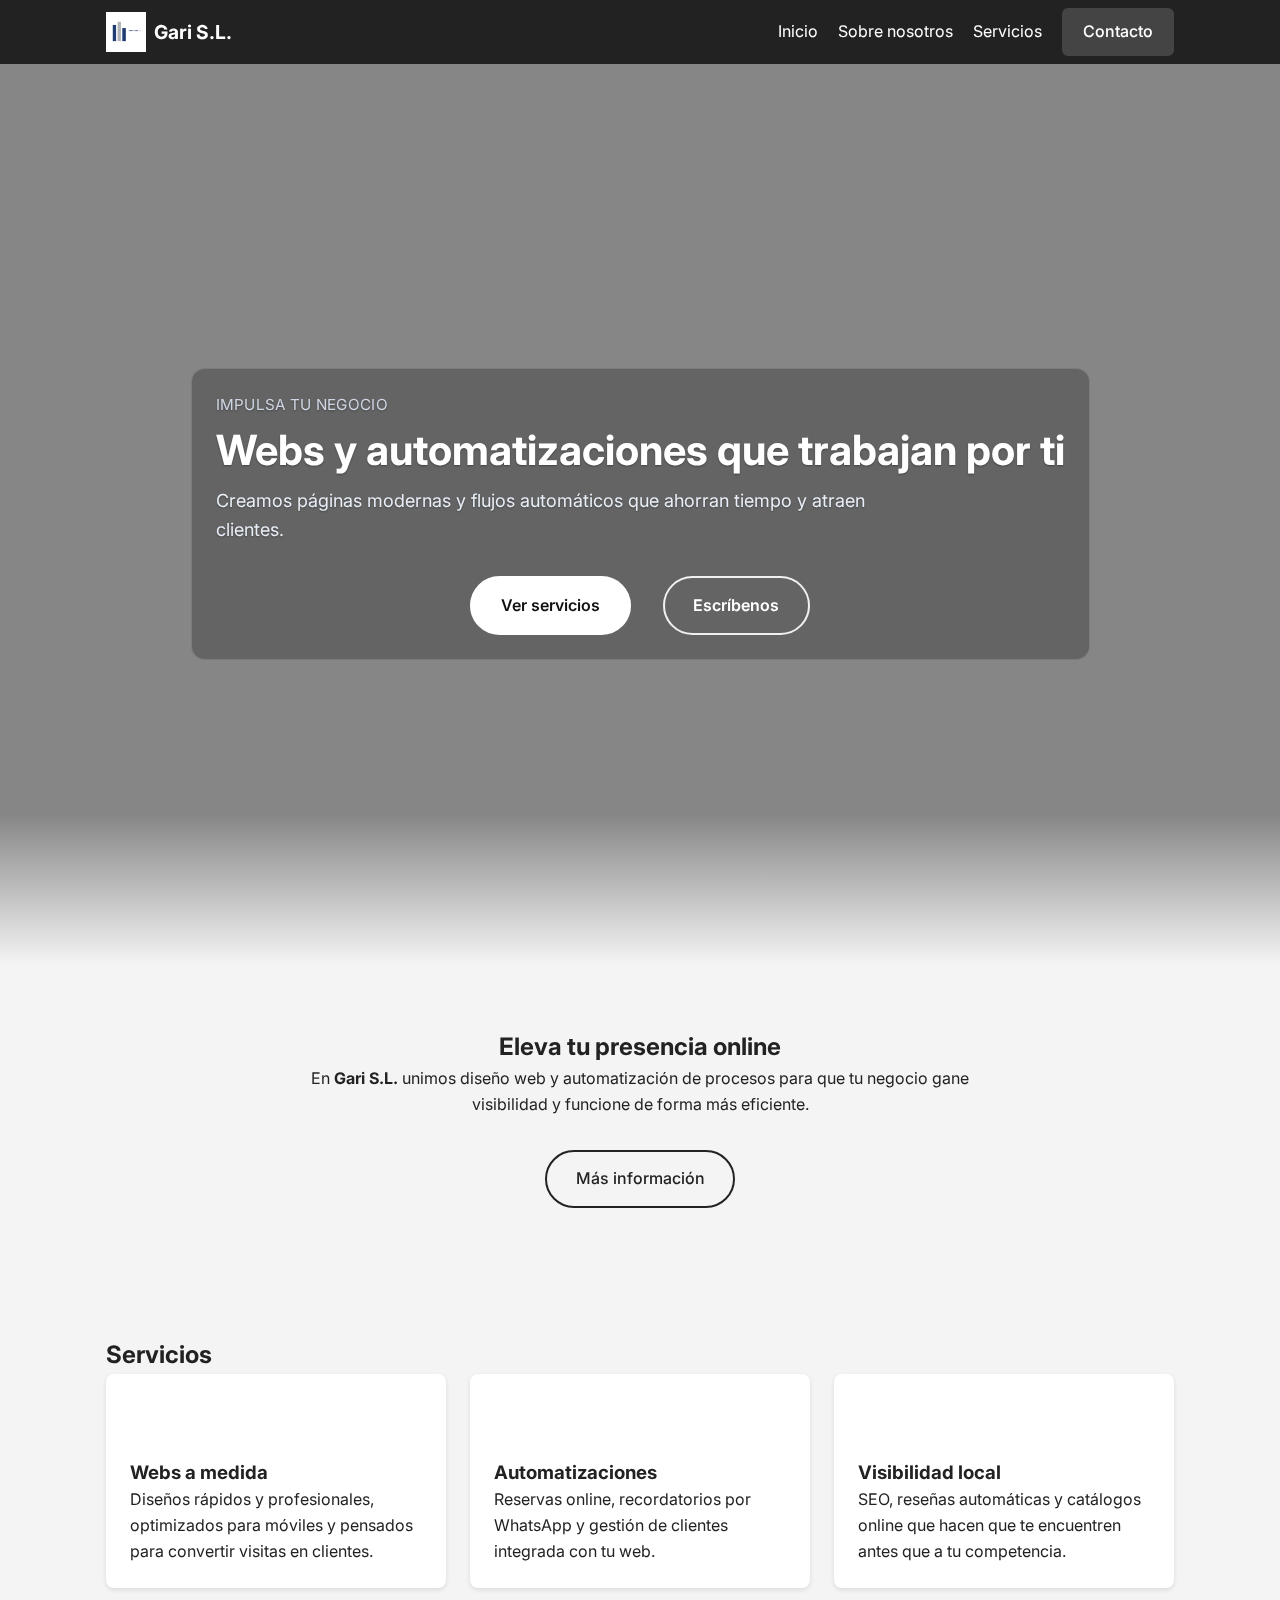
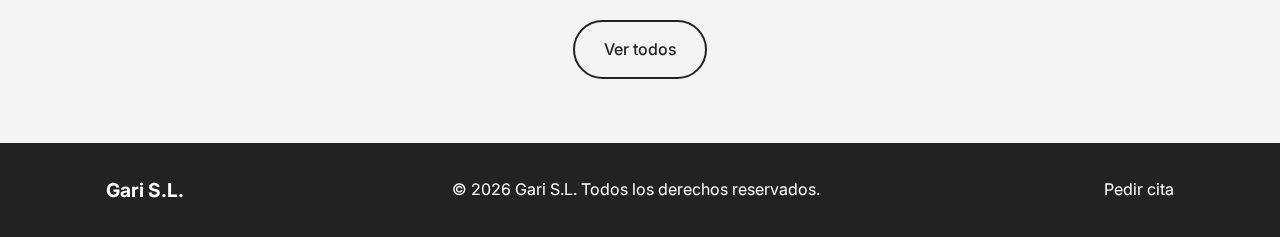
<file: index.html>
<!doctype html>
<html lang="es">
<head>
    <!-- Google tag (gtag.js) -->
    <script async src="https://www.googletagmanager.com/gtag/js?id=G-KCQPRNX3FB"></script>
    <script>
      window.dataLayer = window.dataLayer || [];
      function gtag(){dataLayer.push(arguments);}
      gtag('js', new Date());
    
      gtag('config', 'G-02DV38XMTW');
    </script>
  <meta charset="utf-8" />
  <meta name="viewport" content="width=device-width, initial-scale=1" />
  <title>Diseño de Páginas Web Económicas y Profesionales · Gari S.L.</title>
  <meta name="description" content="Creamos páginas web modernas, rápidas y adaptadas a móvil. Hosting y dominio gratis el primer año. Presencia online desde solo 50€. ¡Solicita tu web hoy!" />
  
  <!-- Open Graph -->
  <meta property="og:title" content="Diseño de Páginas Web Económicas y Profesionales · Gari S.L.">
  <meta property="og:description" content="Webs rápidas y atractivas con hosting y dominio incluidos. Presencia online desde 50€. Contacta ahora y da el salto digital con Gari S.L.">
  <meta property="og:image" content="https://grupogari.es/assets/logo.png">
  <meta property="og:url" content="https://grupogari.es/index.html">
  <meta property="og:type" content="website">



  <link href="https://fonts.googleapis.com/css2?family=Inter:wght@400;500;600;700&display=swap" rel="stylesheet">
  <link rel="stylesheet" href="styles.css" />
</head>
<body>



  <!-- Header -->
  <header class="site-header">
    <div class="container nav">
      <a href="index.html" class="brand">
        <img src="assets/logo.png" alt="Logo Gari S.L." class="brand-logo">
        <span class="brand-text">Gari S.L.</span>
      </a>

      <nav class="nav-links">
        <a href="index.html">Inicio</a>
        <a href="about.html">Sobre nosotros</a>
        <a href="services.html">Servicios</a>
        <a href="contact.html" class="btn btn--primary">Contacto</a>
      </nav>

      <button class="hamburger" id="hamburger">☰</button>
      <aside class="sidebar" id="sidebar">
          <a href="javascript:void(0)" class="closebtn" id="closeSidebar">&times;</a>
          <a href="index.html">Inicio</a>
          <a href="about.html">Sobre Nosotros</a>
          <a href="services.html">Servicios</a>
          <a href="contact.html">Contacto</a>
      </aside>





    </div>
  </header>

  <main>
    <!-- Hero -->
    <section class="hero">
  <div class="container hero__grid">
    <div class="hero__text reveal">
      <p class="eyebrow">Impulsa tu negocio</p>
      <h1>Webs y automatizaciones que trabajan por ti</h1>
      <p class="lead">
        Creamos páginas modernas y flujos automáticos que ahorran tiempo y atraen clientes.
      </p>
      <div class="cta-row">
        <a class="btn btn--primary" href="services.html">Ver servicios</a>
        <a class="btn btn--ghost" href="contact.html">Escríbenos</a>
      </div>
    </div>
  </div>
</section>


    <!-- About (resumen con botón) -->
    <section class="section">
      <div class="container narrow center">
        <h2>Eleva tu presencia online</h2>
        <p class="muted">
          En <strong>Gari S.L.</strong> unimos diseño web y automatización de procesos para que tu negocio gane visibilidad y funcione de forma más eficiente.
        </p>
        <div class = "center2-btn">
          <a href="about.html" class="btn btn--ghost">Más información</a>
        </div>

        
      </div>
    </section>

    <!-- Services (resumen con botón) -->
    <section class="section">
      <div class="container">
        <div class="section__head">
          <h2>Servicios</h2>
          
        </div>
        <div class="cards">
          <article class="card">
            <div class="card__icon reveal">🌐</div>
            <h3>Webs a medida</h3>
            <p>Diseños rápidos y profesionales, optimizados para móviles y pensados para convertir visitas en clientes.</p>
          </article>
          <article class="card">
            <div class="card__icon reveal">⚙️</div>
            <h3>Automatizaciones</h3>
            <p>Reservas online, recordatorios por WhatsApp y gestión de clientes integrada con tu web.</p>
          </article>
          <article class="card">
            <div class="card__icon reveal">📈</div>
            <h3>Visibilidad local</h3>
            <p>SEO, reseñas automáticas y catálogos online que hacen que te encuentren antes que a tu competencia.</p>
          </article>
        </div>
        <div class="center-btn">
          <a href="services.html" class="btn btn--ghost">Ver todos</a>
        </div>

      </div>
    </section>
  </main>

  <footer class="site-footer">
    <div class="container footer__grid">
      <div class="brand"><span class="brand-text">Gari S.L.</span></div>
      <div class="muted">© <span id="year"></span> Gari S.L. Todos los derechos reservados.</div>
      <div class="footer__links">
        <a href="contact.html">Pedir cita</a>
      </div>
    </div>
  </footer>

  <script src="script.js" defer></script>
</body>
</html>
</file>
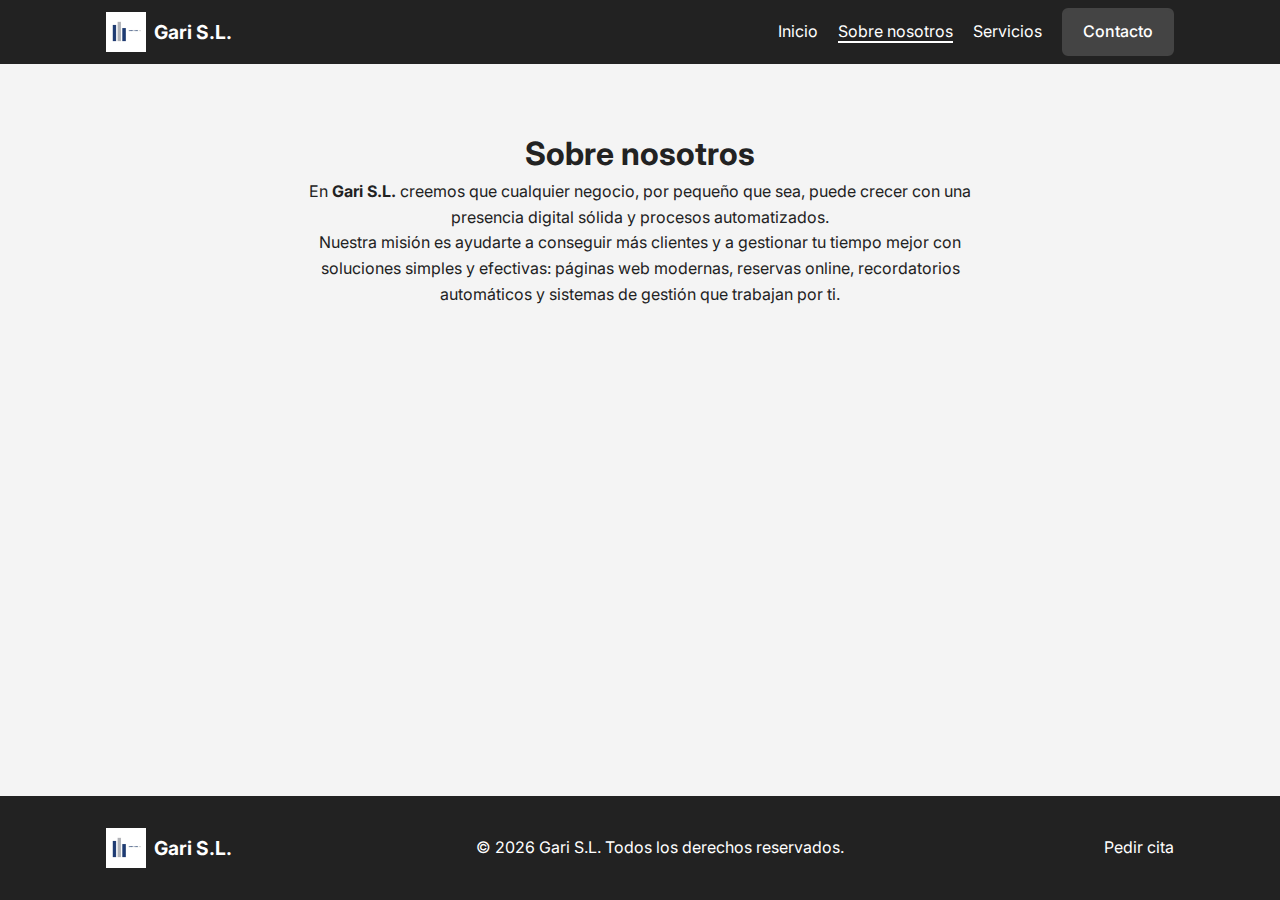
<file: about.html>
<!doctype html>
<html lang="es">
<head>
      <!-- Google tag (gtag.js) -->
    <script async src="https://www.googletagmanager.com/gtag/js?id=G-KCQPRNX3FB"></script>
    <script>
      window.dataLayer = window.dataLayer || [];
      function gtag(){dataLayer.push(arguments);}
      gtag('js', new Date());
    
      gtag('config', 'G-02DV38XMTW');
    </script>
    <meta charset="utf-8" />
    <title>Sobre Nosotros · Gari S.L. · Expertos en Diseño Web</title>
    <meta name="description" content="En Gari S.L. somos un equipo joven especializado en diseño web accesible y profesional. Acompañamos a autónomos y pymes en su transformación digital." />
    
    <!-- Open Graph -->
    <meta property="og:title" content="Sobre Nosotros · Gari S.L.">
    <meta property="og:description" content="Conoce a Gari S.L., especialistas en diseño web accesible para autónomos y pymes. Creamos webs económicas, rápidas y listas para crecer contigo.">
    <meta property="og:image" content="https://grupogari.es/assets/logo.png">
    <meta property="og:url" content="https://grupogari.es/about.html">
    <meta property="og:type" content="profile">
  
    <!-- Fuente Inter (igual que en index y services) -->
    <link href="https://fonts.googleapis.com/css2?family=Inter:wght@400;500;600;700&display=swap" rel="stylesheet">
    <link rel="stylesheet" href="styles.css" />
</head>
<body>
  <!-- Header -->
  <header class="site-header">
    <div class="container nav">
      <a href="index.html" class="brand">
        <img src="assets/logo.png" alt="Logo Gari S.L." class="brand-logo">
        <span class="brand-text">Gari S.L.</span>
      </a>
      <nav class="nav-links">
        <a href="index.html">Inicio</a>
        <a href="about.html" class="active">Sobre nosotros</a>
        <a href="services.html">Servicios</a>
        <a href="contact.html" class="btn btn--primary">Contacto</a>
      </nav>

      <button class="hamburger" id="hamburger">☰</button>
      <aside class="sidebar" id="sidebar">
          <a href="javascript:void(0)" class="closebtn" id="closeSidebar">&times;</a>
          <a href="index.html">Inicio</a>
          <a href="about.html">Sobre Nosotros</a>
          <a href="services.html">Servicios</a>
          <a href="contact.html">Contacto</a>
      </aside>
    </div>
  </header>

  <!-- Main -->
  <main>
    <section class="section">
      <div class="container narrow center">
        <h1>Sobre nosotros</h1>
        <p>
          En <strong>Gari S.L.</strong> creemos que cualquier negocio, por pequeño que sea, puede crecer con una presencia digital sólida y procesos automatizados.
        </p>
        <p>
          Nuestra misión es ayudarte a conseguir más clientes y a gestionar tu tiempo mejor con soluciones simples y efectivas: páginas web modernas, reservas online, recordatorios automáticos y sistemas de gestión que trabajan por ti.
        </p>
      </div>
    </section>
  </main>

  <!-- Footer -->
  <footer class="site-footer">
    <div class="container footer__grid">
      <div class="brand">
        <img src="assets/logo.png" alt="Logo Gari S.L." class="brand-logo">
        <span class="brand-text">Gari S.L.</span>
      </div>
      <div class="muted">© <span id="year"></span> Gari S.L. Todos los derechos reservados.</div>
      <div class="footer__links">
        <a href="contact.html">Pedir cita</a>
        
      </div>
    </div>
  </footer>

  <script src="script.js" defer></script>
</body>
</html>
</file>
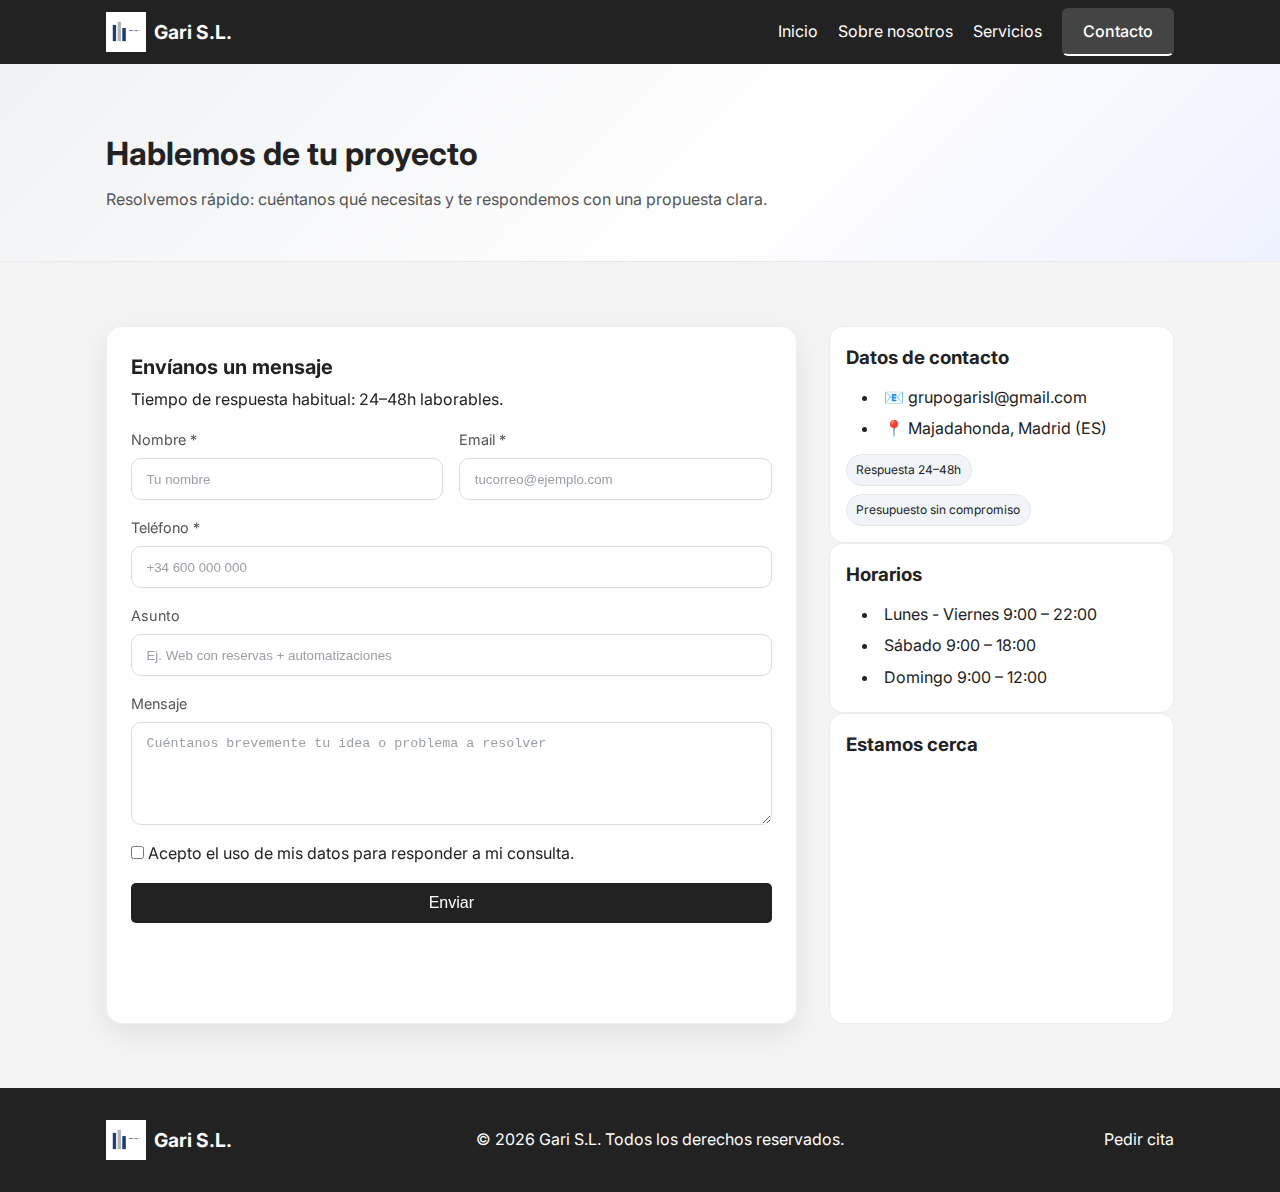
<file: contact.html>
<!doctype html>
<html lang="es">
  <head>
        <!-- Google tag (gtag.js) -->
    <script async src="https://www.googletagmanager.com/gtag/js?id=G-KCQPRNX3FB"></script>
    <script>
      window.dataLayer = window.dataLayer || [];
      function gtag(){dataLayer.push(arguments);}
      gtag('js', new Date());
    
      gtag('config', 'G-02DV38XMTW');
    </script>
    <meta charset="utf-8" />
    <meta name="viewport" content="width=device-width, initial-scale=1" />
    <meta name="description" content="Contacta con Gari S.L. y cuéntanos tu proyecto. Te respondemos en 24–48 horas con una propuesta clara y sin compromiso." />

    <title>Contacto · Gari S.L. · Solicita tu Presupuesto</title>
    <meta name="description" content="Cuéntanos tu proyecto y recibe respuesta en 24–48h. Presupuesto sin compromiso, atención personalizada y soluciones a medida para tu negocio." />
    
    <!-- Open Graph -->
    <meta property="og:title" content="Contacto · Gari S.L.">
    <meta property="og:description" content="Contacta con Gari S.L. y recibe una propuesta clara en menos de 48 horas. Presupuesto gratis y sin compromiso.">
    <meta property="og:image" content="https://grupogari.es/assets/logo.png">
    <meta property="og:url" content="https://grupogari.es/contact.html">
    <meta property="og:type" content="website">

    <link href="https://fonts.googleapis.com/css2?family=Inter:wght@400;500;600;700&display=swap" rel="stylesheet">
    <link rel="stylesheet" href="styles.css" />
  </head>
  <body>
    <!-- Header -->
    <header class="site-header">
      <div class="container nav">
        <a href="index.html" class="brand">
          <img src="./assets/logo.png" alt="Logo Gari S.L." class="brand-logo">
          <span class="brand-text">Gari S.L.</span>
        </a>
        <nav class="nav-links">
          <a href="index.html">Inicio</a>
          <a href="about.html">Sobre nosotros</a>
          <a href="services.html">Servicios</a>
          <a href="contact.html" class="btn btn--primary active">Contacto</a>
        </nav>

        <button class="hamburger" id="hamburger">☰</button>
      <aside class="sidebar" id="sidebar">
          <a href="javascript:void(0)" class="closebtn" id="closeSidebar">&times;</a>
          <a href="index.html">Inicio</a>
          <a href="about.html">Sobre Nosotros</a>
          <a href="services.html">Servicios</a>
          <a href="contact.html">Contacto</a>
      </aside>
      </div>
    </header>

    <!-- Contact Hero -->
    <section class="contact-hero">
      <div class="container">
        <h1>Hablemos de tu proyecto</h1>
        <p class="muted">Resolvemos rápido: cuéntanos qué necesitas y te respondemos con una propuesta clara.</p>
      </div>
    </section>

    <!-- Main -->
    <main>
      <section class="section">
        <div class="container contact-grid">
          <!-- Form card -->
          <div class="card-elevated contact-card">
            <h2 class="card-title">Envíanos un mensaje</h2>
            <p class="muted">Tiempo de respuesta habitual: 24–48h laborables.</p>

            <form class="form modern-form" action="https://api.staticforms.xyz/submit" method="post" >

                <!-- 🔑 Tu clave de Static Forms -->
                <input type="hidden" name="accessKey" value="sf_8bk74263bgf4dk2104j0kcj7" />

                <!-- 🔁 Redirección tras enviar -->
                <input type="hidden" name="redirectTo" value="https://grupogari.es/thanks.html" />

                <!-- 🛡️ Honeypot anti-spam (no borrar, pero permanece invisible al usuario) -->
                <input type="text" name="honeypot" style="display:none" />



            
              <div class="grid-2">
                <label class="field">
                  <span>Nombre *</span>
                  <input type="text" name="name" required placeholder="Tu nombre" />
                </label>

                <label class="field">
                  <span>Email *</span>
                  <input type="email" name="email" required placeholder="tucorreo@ejemplo.com" />
                </label>
              </div>

              <label class="field">
                <span>Teléfono *</span>
                <input type="tel" name="phone" required placeholder="+34 600 000 000" />
              </label>

              <label class="field">
                <span>Asunto</span>
                <input type="text" name="subject" placeholder="Ej. Web con reservas + automatizaciones" />
              </label>

              <label class="field">
                <span>Mensaje</span>
                <textarea name="message" rows="5" placeholder="Cuéntanos brevemente tu idea o problema a resolver"></textarea>
              </label>

              <div class="inline-check">
                <label class="check">
                  <input type="checkbox" required />
                  <span>Acepto el uso de mis datos para responder a mi consulta.</span>
                </label>
              </div>

              <button class="btn btn--primary btn-wide" type="submit">Enviar</button>
            </form>
          </div>

          <!-- Side info -->
          <aside class="side modern-side">
            <div class="panel soft">
              <h3>Datos de contacto</h3>
              <ul class="contact-list">
                <li>📧 <a href="mailto:grupogarisl@gmail.com">grupogarisl@gmail.com</a></li>
                <li>📍 Majadahonda, Madrid (ES)</li>
              </ul>
              <div class="badges">
                <span class="badge">Respuesta 24–48h</span>
                <span class="badge">Presupuesto sin compromiso</span>
              </div>
            </div>

            <div class="panel soft">
              <h3>Horarios</h3>
              <ul class="hours">
                <li><span>Lunes - Viernes </span><span>9:00 – 22:00</span></li>
                <li><span>Sábado </span><span>9:00 – 18:00</span></li>
                <li><span>Domingo </span><span>9:00 – 12:00</span></li>
              </ul>
            </div>

            <!-- Mapa opcional (puedes sustituir el src por tu dirección exacta) -->
            <div class="panel soft map-embed">
              <h3>Estamos cerca</h3>
              <iframe
                title="Mapa Majadahonda"
                loading="lazy"
                referrerpolicy="no-referrer-when-downgrade"
                src="https://www.google.com/maps?q=Majadahonda%2C%20Madrid&output=embed">
              </iframe>
            </div>
          </aside>
        </div>
      </section>
    </main>

    <!-- Footer -->
    <footer class="site-footer">
      <div class="container footer__grid">
        <div class="brand">
          <img src="./assets/logo.png" alt="Logo Gari S.L." class="brand-logo">
          <span class="brand-text">Gari S.L.</span>
        </div>
        <div class="muted">© <span id="year"></span> Gari S.L. Todos los derechos reservados.</div>
        <div class="footer__links">
          <a href="contact.html">Pedir cita</a>

        </div>
      </div>
    </footer>

    <script src="script.js" defer></script>
  </body>
</html>
</file>
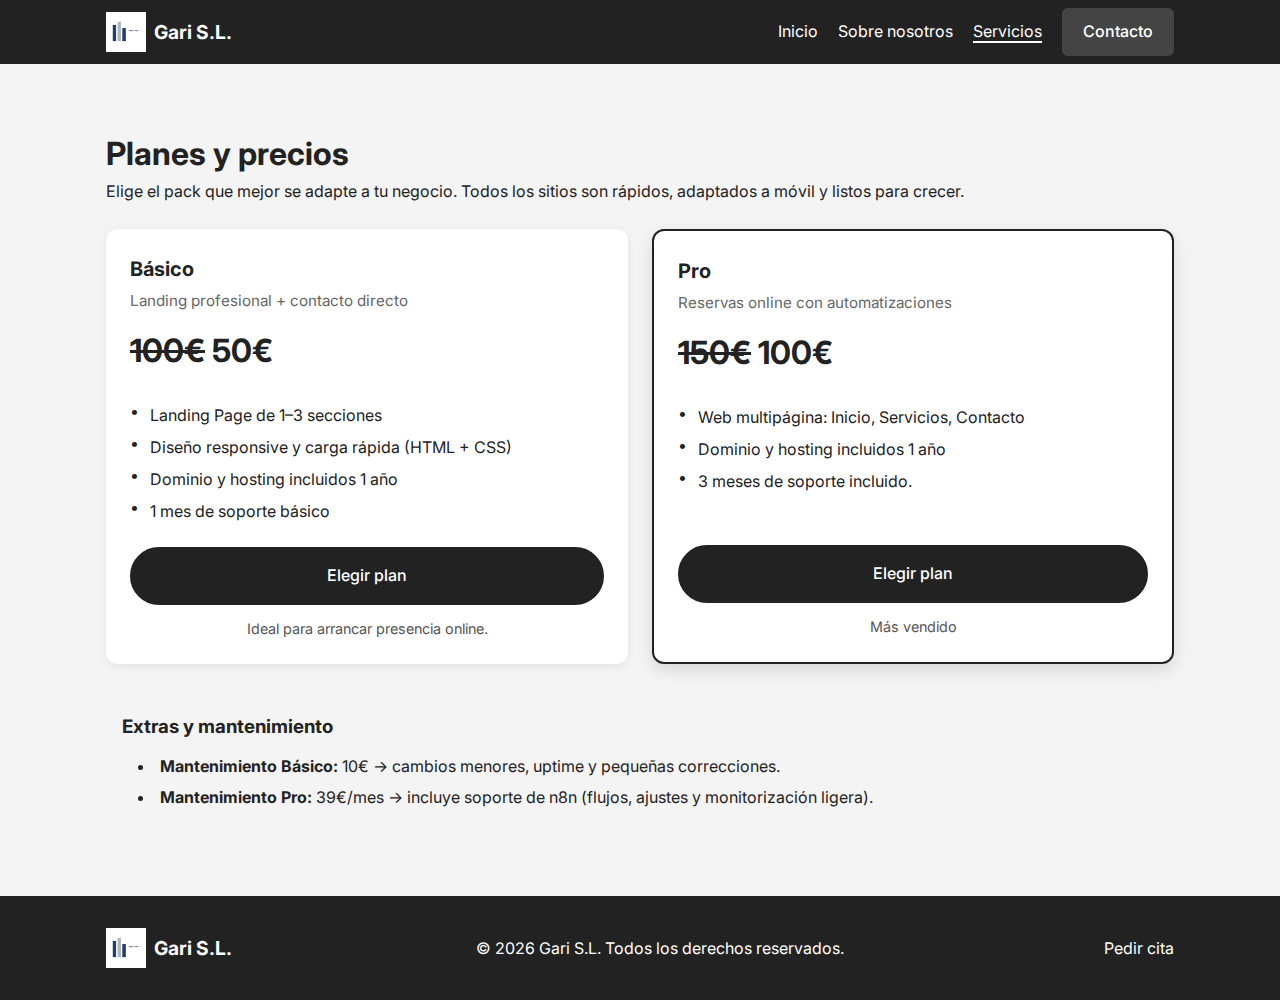
<file: services.html>
<!doctype html>
<html lang="es">
  <head>
        <!-- Google tag (gtag.js) -->
    <script async src="https://www.googletagmanager.com/gtag/js?id=G-KCQPRNX3FB"></script>
    <script>
      window.dataLayer = window.dataLayer || [];
      function gtag(){dataLayer.push(arguments);}
      gtag('js', new Date());
    
      gtag('config', 'G-02DV38XMTW');
    </script>
    <meta charset="utf-8" /> 
    <title>Planes y Precios de Diseño Web · Gari S.L.</title>
    <meta name="description" content="Elige tu plan: landing profesional desde 50€ o web multipágina desde 100€. Hosting y dominio incluidos el primer año. Calidad y soporte asegurados." />
    
    <!-- Open Graph -->
    <meta property="og:title" content="Planes y Precios de Diseño Web · Gari S.L.">
    <meta property="og:description" content="Landing desde 50€, web multipágina desde 100€. Hosting y dominio incluidos. Escoge el plan que mejor se adapta a tu negocio con Gari S.L.">
    <meta property="og:image" content="https://grupogari.es/assets/logo.png">
    <meta property="og:url" content="https://grupogari.es/services.html">
    <meta property="og:type" content="product">

    <link href="https://fonts.googleapis.com/css2?family=Inter:wght@400;500;600;700&display=swap" rel="stylesheet">
    <link rel="stylesheet" href="styles.css" />
  </head>
  <body>
    <!-- Header -->
    <header class="site-header">
      <div class="container nav">
        <a href="index.html" class="brand">
          <img src="assets/logo.png" alt="Logo Gari S.L." class="brand-logo">
          <span class="brand-text">Gari S.L.</span>
        </a>
        <nav class="nav-links">
          <a href="index.html">Inicio</a>
          <a href="about.html">Sobre nosotros</a>
          <a href="services.html" class="active">Servicios</a>
          <a href="contact.html" class="btn btn--primary">Contacto</a>
        </nav>

        <button class="hamburger" id="hamburger">☰</button>
      <aside class="sidebar" id="sidebar">
          <a href="javascript:void(0)" class="closebtn" id="closeSidebar">&times;</a>
          <a href="index.html">Inicio</a>
          <a href="about.html">Sobre Nosotros</a>
          <a href="services.html">Servicios</a>
          <a href="contact.html">Contacto</a>
      </aside>
      </div>
    </header>

    <!-- Main -->
    <main>
      <section class="section">
        <div class="container">
          <h1>Planes y precios</h1>
          <p class="muted">
            Elige el pack que mejor se adapte a tu negocio. Todos los sitios son rápidos, adaptados a móvil y listos para crecer.
          </p>

          <div class="pricing">
            <!-- Básico -->
            <article class="plan">
              <header class="plan__header">
                <h3>Básico</h3>
                <p class="plan__subtitle">Landing profesional + contacto directo</p>
                <div class="price"><s>100€</s> 50€</div>
              </header>
              <ul class="features">
                <li>Landing Page de 1–3 secciones</li>
                <li>Diseño responsive y carga rápida (HTML + CSS)</li>
                <li>Dominio y hosting incluidos 1 año</li>
                <li>1 mes de soporte básico</li>
              </ul>
              <div class="plan__actions">
                <a href="contact.html" class="btn btn--primary plan__cta">Elegir plan</a>
                <p class="plan__tag">Ideal para arrancar presencia online.</p>
              </div>
            </article>

            <!-- Pro -->
            <article class="plan plan--highlight">
              <header class="plan__header">
                <h3>Pro</h3>
                <p class="plan__subtitle">Reservas online con automatizaciones</p>
                <div class="price"><s>150€</s>  100€</div>
              </header>
              <ul class="features">
                <li>Web multipágina: Inicio, Servicios, Contacto</li>
                <li>Dominio y hosting incluidos 1 año</li>
                <li>3 meses de soporte incluido.</li>
              </ul>
              <div class="plan__actions">
                <a href="contact.html" class="btn btn--primary plan__cta">Elegir plan</a>
                <p class="plan__tag">Más vendido</p>
              </div>
            </article>

            <!-- Avanzado -->


            <!--Comentario para probar solo 2 planes en vez de 3
            <article class="plan">
              <header class="plan__header">
                <h3>Avanzado</h3>
                <p class="plan__subtitle">Automatización completa y reseñas</p>
                <div class="price">499€</div>
              </header>
              <ul class="features">
                <li>Todo lo del <strong>Pro</strong></li>
                <li><strong>n8n:</strong> recordatorio 24h antes por WhatsApp/Email</li>
                <li><strong>n8n:</strong> mensaje post-servicio con enlace a reseña de Google</li>
                <li>Catálogo o servicios editable desde Google Sheets/Drive</li>
                <li>Optimización de rendimiento (imágenes y lazy loading)</li>
                <li>2 rondas de cambios incluidas</li>
              </ul>
              <div class="plan__actions">
                <a href="contact.html" class="btn btn--primary plan__cta">Elegir plan</a>
                <p class="plan__tag">Perfecto para locales con flujo de citas diario.</p>
              </div>
            </article>-->

            
          </div>

          <!-- Extras -->
          <div class="panel note">
            <h3>Extras y mantenimiento</h3>
            <ul class="bullets">
              <li><strong>Mantenimiento Básico:</strong> 10€ → cambios menores, uptime y pequeñas correcciones.</li>
              <li><strong>Mantenimiento Pro:</strong> 39€/mes → incluye soporte de n8n (flujos, ajustes y monitorización ligera).</li>
            </ul>
          </div>
        </div>
      </section>
    </main>

    <!-- Footer -->
    <footer class="site-footer">
      <div class="container footer__grid">
        <div class="brand">
          <img src="assets/logo.png" alt="Logo Gari S.L." class="brand-logo">
          <span class="brand-text">Gari S.L.</span>
        </div>
        <div class="muted">© <span id="year"></span> Gari S.L. Todos los derechos reservados.</div>
        <div class="footer__links">
          <a href="contact.html">Pedir cita</a>
          
        </div>
      </div>
    </footer>

    <script src="script.js" defer></script>
  </body>
</html>
</file>
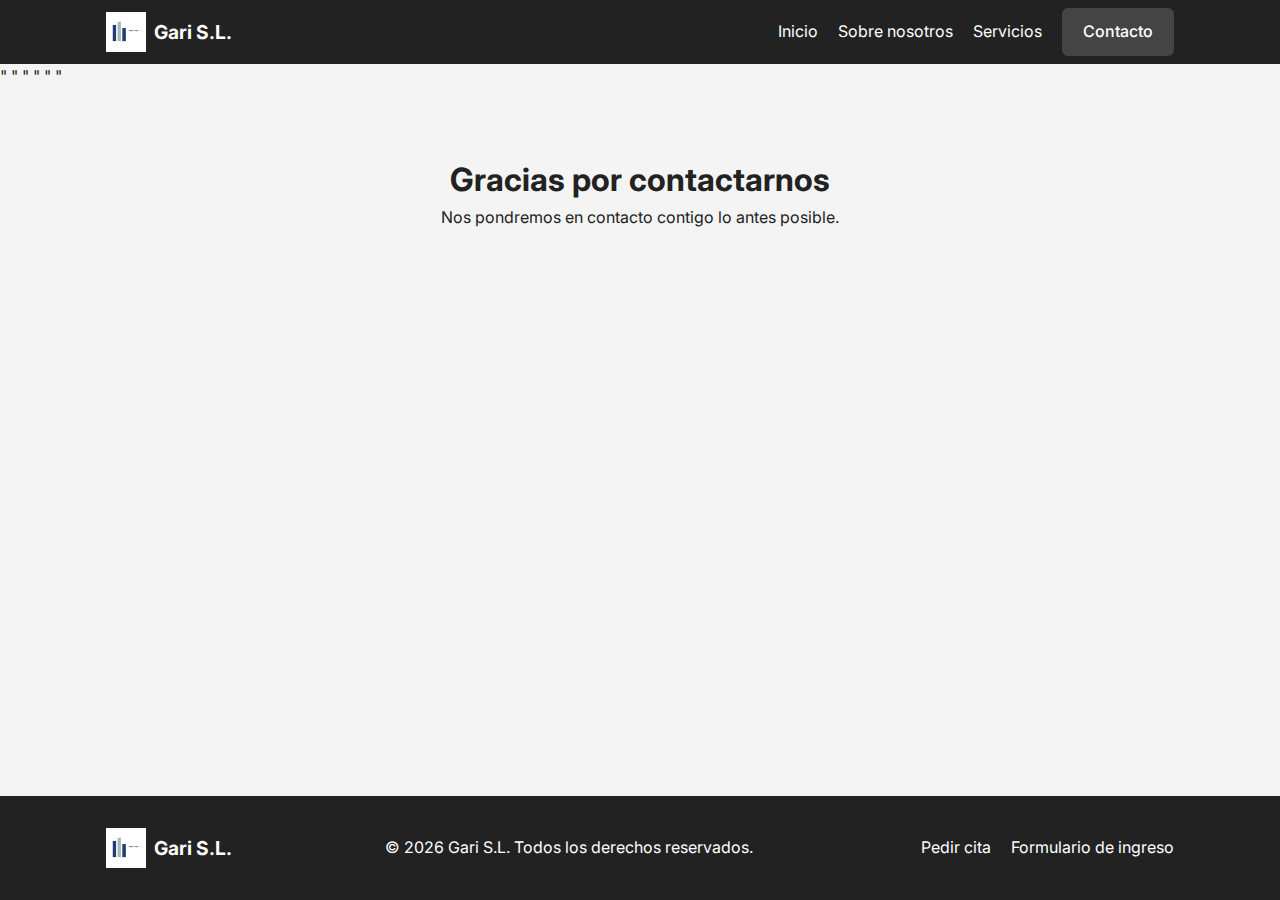
<file: thanks.html>
<!doctype html>
<html lang="es">
<head>
      <!-- Google tag (gtag.js) -->
    <script async src="https://www.googletagmanager.com/gtag/js?id=G-KCQPRNX3FB"></script>
    <script>
      window.dataLayer = window.dataLayer || [];
      function gtag(){dataLayer.push(arguments);}
      gtag('js', new Date());
    
      gtag('config', 'G-02DV38XMTW');
    </script>
    "<meta charset="utf-8" />
    "<meta name="viewport" content="width=device-width, initial-scale=1" />
    "<title>Sobre nosotros · Gari S.L.</title>
    "<!-- Fuente Inter (igual que en index y services) -->
    "<link href="https://fonts.googleapis.com/css2?family=Inter:wght@400;500;600;700&display=swap" rel="stylesheet">
    "<link rel="stylesheet" href="styles.css" />
</head>
<body>
  <!-- Header -->
  <header class="site-header">
    <div class="container nav">
      <a href="index.html" class="brand">
        <img src="assets/logo.png" alt="Logo Gari S.L." class="brand-logo">
        <span class="brand-text">Gari S.L.</span>
      </a>
      <nav class="nav-links">
        <a href="index.html">Inicio</a>
        <a href="about.html">Sobre nosotros</a>
        <a href="services.html">Servicios</a>
        <a href="contact.html" class="btn btn--primary">Contacto</a>
      </nav>

      <button class="hamburger" id="hamburger">☰</button>
      <aside class="sidebar" id="sidebar">
          <a href="javascript:void(0)" class="closebtn" id="closeSidebar">&times;</a>
          <a href="index.html">Inicio</a>
          <a href="about.html">Sobre Nosotros</a>
          <a href="services.html">Servicios</a>
          <a href="contact.html">Contacto</a>
      </aside>
    </div>
  </header>

  <!-- Main -->
  <main>
    <section class="section">
      <div class="container narrow center">
        <h1>Gracias por contactarnos</h1>
        <p>Nos pondremos en contacto contigo lo antes posible.</p>
      </div>
    </section>
  </main>

  <!-- Footer -->
  <footer class="site-footer">
    <div class="container footer__grid">
      <div class="brand">
        <img src="assets/logo.png" alt="Logo Gari S.L." class="brand-logo">
        <span class="brand-text">Gari S.L.</span>
      </div>
      <div class="muted">© <span id="year"></span> Gari S.L. Todos los derechos reservados.</div>
      <div class="footer__links">
        <a href="contact.html">Pedir cita</a>
        <a href="contact.html">Formulario de ingreso</a>
      </div>
    </div>
  </footer>

  <script src="script.js" defer></script>
</body>
</html>
</file>
<file: styles.css>
/* =========================================================
   1) RESET & BASE
========================================================= */
* { box-sizing: border-box; margin: 0; padding: 0; }
img { max-width: 100%; display: block; }
a { color: inherit; text-decoration: none; }

html, body { height: 100%; }

body {
  font-family: 'Inter', sans-serif;
  line-height: 1.6;
  background: #f4f4f4;
  color: #222;
  display: flex;               /* sticky footer layout */
  flex-direction: column;
  min-height: 100vh;
}

/* Sticky footer: el main ocupa el espacio disponible */
main { flex: 1; }

/* Utilidades de layout */
.container { max-width: 1100px; margin: 0 auto; padding: 1rem; }
.section { padding: 3rem 1rem; }
.narrow { max-width: 700px; margin: 0 auto; }
.center { text-align: center; }

.lead { font-size: 1.1rem; margin-bottom: 1rem; }

/* =========================================================
   2) HEADER / NAV (sticky, color fijo)
========================================================= */
:root {
  --header-h: 64px; /* ajusta si tu header es más alto/bajo */
}

.site-header {
  position: fixed;        /* siempre pegado a la ventana */
  top: 0;
  left: 0;
  right: 0;
  height: var(--header-h);
  z-index: 10000;
  background: #222;       /* color fijo */
}

/* Asegura la altura interna del nav */
.nav { 
  height: var(--header-h);
  display: flex;
  align-items: center;
  justify-content: space-between;
}

.nav-links a { margin-left: 1rem; color: #fff; }
.nav-links a.active { border-bottom: 2px solid #fff; }

/* Marca */
.brand {
  display: flex;
  align-items: center;
  font-weight: bold;
  font-size: 1.2rem;
  color: #fff;
}
.brand-text { display: inline-block; }
.brand-logo {
  height: 40px;
  width: auto;
  margin-right: 0.5rem;
  vertical-align: middle;
}

/* Botón Contacto resaltado en el nav */
.nav-links .btn--primary {
  background: #444;            /* más claro que el nav para contrastar */
  border-color: #444;
  padding: 0.6rem 1.2rem;
  border-radius: 6px;
  font-weight: 500;
}
.nav-links .btn--primary:hover {
  background: #666;
  border-color: #666;
}

/* =========================================================
   3) HERO (full-screen, overlay y fade inferior)
========================================================= */
.hero {
  position: relative;
  min-height: 100vh;
  display: flex;
  align-items: center;
  background: url("https://images.unsplash.com/photo-1498050108023-c5249f4df085?q=80&w=1600&auto=format&fit=crop") center/cover no-repeat;
  color: #fff;
  text-align: left;
  overflow: hidden;
}

/* Overlay para legibilidad */
.hero::before {
  content: "";
  position: absolute;
  inset: 0;
  background: rgba(0, 0, 0, 0.45);
  z-index: 1;
}

/* Fade inferior hacia el fondo de la página */
.hero::after {
  content: "";
  position: absolute;
  bottom: 0; left: 0; right: 0;
  height: 150px;
  background: linear-gradient(to bottom, rgba(0,0,0,0) 0%, #f4f4f4 100%);
  z-index: 2;
}

/* Contenido del hero */
.hero__grid {
  position: relative;
  z-index: 3;
  max-width: 980px;
  margin: 0 auto;
  padding: 3rem 1.5rem;
}

/* Panel translúcido para el texto del hero */
.hero__text {
  background: rgba(0, 0, 0, 0.25);
  backdrop-filter: saturate(120%) blur(2px);
  -webkit-backdrop-filter: saturate(120%) blur(2px);
  border: 1px solid rgba(255, 255, 255, 0.15);
  border-radius: 14px;
  padding: 1.5rem;
  color: #fff;
}

/* Tipografía dentro del hero */
.hero__text .eyebrow {
  color: #cfd6e4;
  font-size: 0.95rem;
  letter-spacing: .02em;
  text-transform: uppercase;
}
.hero__text h1 {
  font-size: 2.6rem;
  line-height: 1.15;
  margin: 0.6rem 0 0.75rem;
  color: #fff;
  text-wrap: balance;
}
.hero__text .lead {
  font-size: 1.125rem;
  color: #e8eef7;
  max-width: 60ch;
}

/* Sombras de texto para contraste */
.hero__text h1,
.hero__text .lead,
.hero__text .eyebrow {
  text-shadow: 0 1px 2px rgba(0,0,0,0.35);
}

/* CTAs del hero */
.cta-row {
  display: flex;
  justify-content: center;
  align-items: center;
  gap: 2rem;
  margin-top: 2rem;
  flex-wrap: wrap;
}

/* =========================================================
   4) BOTONES (globales + variantes claras en hero)
========================================================= */
.btn {
  display: inline-block;
  padding: 0.9rem 1.8rem;
  font-size: 1rem;
  font-weight: 500;
  border-radius: 50px;
  text-align: center;
  transition: all 0.3s ease;
}

.btn--primary {
  background: #222;
  color: #fff;
  border: 2px solid #222;
}
.btn--primary:hover {
  background: #444;
  border-color: #444;
}

.btn--ghost {
  background: transparent;
  color: #222;
  border: 2px solid #222;
}
.btn--ghost:hover {
  background: #222;
  color: #fff;
}

/* Variantes dentro del hero (claras) */
.hero .btn { border-radius: 999px; font-weight: 600; }
.hero .btn--primary { background: #fff; color: #111; border: 2px solid #fff; }
.hero .btn--primary:hover { background: #e9edf3; border-color: #e9edf3; }
.hero .btn--ghost { background: transparent; color: #fff; border: 2px solid rgba(255,255,255,0.9); }
.hero .btn--ghost:hover { background: rgba(255,255,255,0.12); color: #fff; border-color: #fff; }

/* Botones centrados sueltos en secciones */
.center-btn { text-align: center; margin-top: 2rem; }
.center2-btn { text-align: center; margin-top: 2rem; }

/* Accesibilidad: foco visible en hero */
.hero a:focus-visible,
.hero .btn:focus-visible {
  outline: 3px solid rgba(255,255,255,0.85);
  outline-offset: 2px;
  box-shadow: 0 0 0 6px rgba(255,255,255,0.25);
}

/* =========================================================
   5) CARDS (genéricas)
========================================================= */
.cards {
  display: grid;
  grid-template-columns: repeat(auto-fit, minmax(250px, 1fr));
  gap: 1.5rem;
}
.card {
  background: #fff;
  padding: 1.5rem;
  border-radius: 8px;
  box-shadow: 0 2px 5px rgba(0,0,0,0.1);
}
.card__icon { font-size: 2rem; margin-bottom: 0.5rem; }

/* =========================================================
   6) FORMULARIOS (básicos)
========================================================= */
.form .field { display: flex; flex-direction: column; margin-bottom: 1rem; }
.form input, .form textarea {
  padding: 0.6rem;
  border: 1px solid #ccc;
  border-radius: 5px;
}
.form button {
  background: #222;
  color: #fff;
  padding: 0.7rem;
  border: none;
  border-radius: 5px;
  cursor: pointer;
}
.form button:hover { background: #444; }

/* =========================================================
   7) CONTACT PAGE (moderna)
========================================================= */
/* Hero con degradado suave */
.contact-hero {
  background: linear-gradient(135deg, #f0f2f5 0%, #ffffff 60%, #eef1ff 100%);
  border-bottom: 1px solid #e9e9e9;
  padding: 3rem 1rem 2rem;
}
.contact-hero h1 { font-size: 2rem; margin-bottom: 0.5rem; }
.contact-hero .muted { color: #555; }

/* Grid principal */
.contact-grid {
  display: grid;
  grid-template-columns: 2fr 1fr;
  gap: 2rem;
}

/* Tarjeta elevada con glass ligero */
.card-elevated {
  background: rgba(255, 255, 255, 0.9);
  backdrop-filter: blur(6px);
  -webkit-backdrop-filter: blur(6px);
  border: 1px solid rgba(0, 0, 0, 0.06);
  border-radius: 16px;
  padding: 1.5rem;
  box-shadow: 0 10px 30px rgba(0,0,0,0.08);
}
.card-title { font-size: 1.25rem; margin-bottom: 0.25rem; }

/* Form moderno */
.modern-form { margin-top: 1rem; }
.grid-2 { display: grid; grid-template-columns: 1fr 1fr; gap: 1rem; }
.modern-form .field span { font-size: 0.9rem; color: #555; margin-bottom: 0.4rem; }
.modern-form input, .modern-form textarea {
  padding: 0.8rem 0.9rem;
  border: 1px solid #dcdcdc;
  border-radius: 10px;
  background: #fff;
  transition: border-color 0.2s ease, box-shadow 0.2s ease;
}
.modern-form input::placeholder, .modern-form textarea::placeholder { color: #9aa0a6; }
.modern-form input:focus, .modern-form textarea:focus {
  outline: none;
  border-color: #222;
  box-shadow: 0 0 0 4px rgba(0,0,0,0.06);
}
.inline-check { margin: 0.5rem 0 0.75rem; }
.btn-wide { width: 100%; margin-top: 0.3rem; }

/* Lateral suave */
.modern-side .soft {
  border: 1px solid #ececec;
  border-radius: 14px;
  background: #fff;
}
.badges { display: flex; gap: 0.5rem; margin-top: 0.75rem; flex-wrap: wrap; }
.badge {
  display: inline-block;
  font-size: 0.75rem;
  padding: 0.35rem 0.6rem;
  border-radius: 999px;
  background: #f1f5f9;
  border: 1px solid #e5e7eb;
}

/* Mapa */
.map-embed iframe {
  width: 100%;
  height: 220px;
  border: 0;
  border-radius: 12px;
  margin-top: 0.5rem;
}

/* Listas dentro de paneles (contacto/horarios) con aire */
.panel ul {
  list-style-position: inside;
  padding-left: 0.5rem;
  margin-left: 0;
}
.panel ul li {
  padding-left: 0.5rem;
  margin: 0.35rem 0;
}

.panel {
  padding: 1rem; /* añade aire interno por todos lados */
}

.panel h3 {
  margin-top: 0;       /* elimina el colapso del margen */
  margin-bottom: 0.75rem; /* separa el título del contenido de abajo */
}


/* =========================================================
   8) FOOTER
========================================================= */
.site-footer { background: #222; color: #fff; padding: 1rem 0; }
.footer__grid {
  display: flex;
  align-items: center;
  justify-content: space-between;
  flex-wrap: wrap;
}
.footer__links a { margin-left: 1rem; color: #fff; }

/* =========================================================
   9) PRICING (planes) — botones alineados abajo
========================================================= */
.pricing {
  display: grid;
  grid-template-columns: repeat(auto-fit, minmax(260px, 1fr));
  gap: 1.5rem;
  margin-top: 1.5rem;
  align-items: stretch;        /* mismas alturas */
}
.plan {
  background: #fff;
  border-radius: 12px;
  padding: 1.5rem;
  box-shadow: 0 2px 8px rgba(0,0,0,0.08);
  display: flex;
  flex-direction: column;
  height: 100%;
}
.plan--highlight {
  border: 2px solid #222;
  box-shadow: 0 6px 16px rgba(0,0,0,0.12);
}
.plan__header h3 { font-size: 1.25rem; margin-bottom: 0.25rem; }
.plan__subtitle { color: #666; font-size: 0.95rem; margin-bottom: 0.75rem; }
.price { font-size: 2rem; font-weight: 700; margin: 0.5rem 0 0.75rem 0; }

/* La lista crece y empuja el bloque de acciones */
.features {
  list-style: none;
  margin: 0.5rem 0 1rem 0;
  padding: 0;
  flex: 1 1 auto;
}
.features li {
  padding-left: 1.25rem;
  position: relative;
  margin: 0.4rem 0;
}
.features li::before {
  content: "•";
  position: absolute;
  left: 0;
  top: 0;
  line-height: 1;
}

/* CTA pegada abajo */
.plan__actions {
  margin-top: auto;
  display: flex;
  flex-direction: column;
  align-items: stretch;
}
.plan__cta { display: block; text-align: center; }
.plan__tag { margin-top: 0.75rem; font-size: 0.9rem; color: #555; text-align: center; }

/* Nota de extras */
.note { margin-top: 2rem; }
.bullets { margin-top: 0.5rem; padding-left: 1.2rem; }
.bullets li { margin: 0.35rem 0; }

/* =========================================================
   10) EFECTOS / UTILIDADES
========================================================= */
/* Scroll reveal */
.reveal {
  opacity: 0;
  transform: translateY(40px);
  transition: opacity 0.6s ease, transform 0.6s ease;
}
.reveal.visible {
  opacity: 1;
  transform: translateY(0);
}

/* =========================================================
   11) RESPONSIVE
========================================================= */
@media (max-width: 900px) {
  .hero__text { padding: 1.25rem; }
  .hero__text h1 { font-size: 2.1rem; }
  .hero__text .lead { font-size: 1.05rem; }
  .cta-row { gap: 0.9rem; justify-content: center; }

  .contact-grid { grid-template-columns: 1fr; }
  .grid-2 { grid-template-columns: 1fr; }
  .btn-wide { width: 100%; }

  /* Si tuvieras hero__grid en columnas, colapsa a una */
  /* .hero__grid { grid-template-columns: 1fr; } */
}

/* Respeta usuarios con menos animación */
@media (prefers-reduced-motion: reduce) {
  .btn, .hero__text { transition: none; }
}

body { 
  padding-top: var(--header-h);
}



/* Botón hamburguesa (oculto en PC) */
.hamburger {
  font-size: 28px;
  background: none;
  border: none;
  cursor: pointer;
  display: none;
}

/* Sidebar oculto por defecto */
.sidebar {
  height: 100%;
  width: 0;
  position: fixed;
  top: 0;
  right: 0;
  background-color: #111;
  overflow-x: hidden;
  transition: 0.3s;
  padding-top: 60px;
  z-index: 1000;
}

.sidebar a {
  padding: 10px 20px;
  text-decoration: none;
  font-size: 20px;
  color: #f1f1f1;
  display: block;
  transition: 0.2s;
}

.sidebar a:hover {
  background-color: #575757;
}

.sidebar .closebtn {
  position: absolute;
  top: 15px;
  right: 20px;
  font-size: 36px;
}

/* Responsive: en móvil ocultamos nav normal y mostramos hamburguesa */
@media screen and (max-width: 768px) {
  .nav-links {
    display: none;
  }
  .hamburger {
    display: block;
  }
}



/* Animación hover en los planes */
.plan {
  transition: transform 0.3s ease, box-shadow 0.3s ease;
}

.plan:hover {
  transform: translateY(-8px); /* se levanta un poco */
  box-shadow: 0 8px 20px rgba(0,0,0,0.15);
}


.hamburger {
  font-size: 28px;   /* tamaño del símbolo ☰ */
  color: #fff;       /* color blanco */
  background: none;  /* quita fondo por si acaso */
  border: none;      /* quita borde */
  cursor: pointer;   /* cursor tipo mano */
}
</file>
